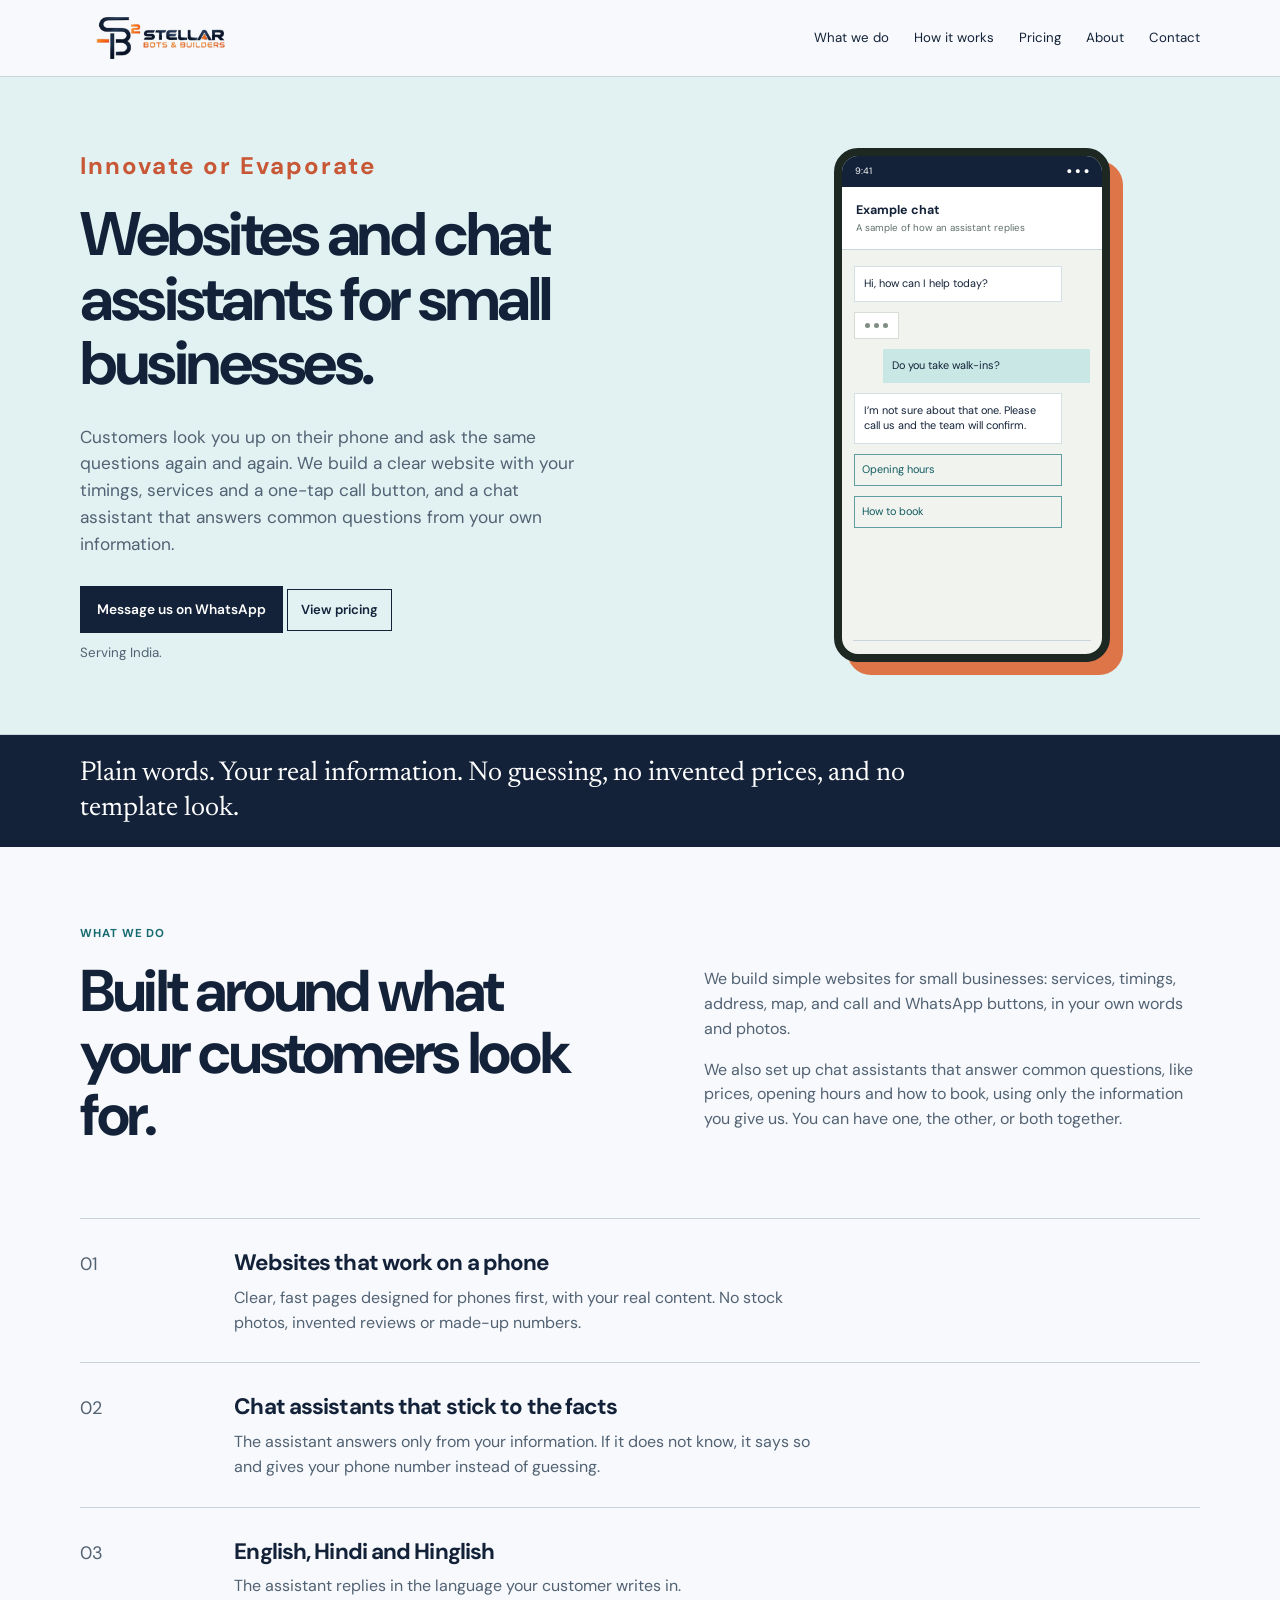
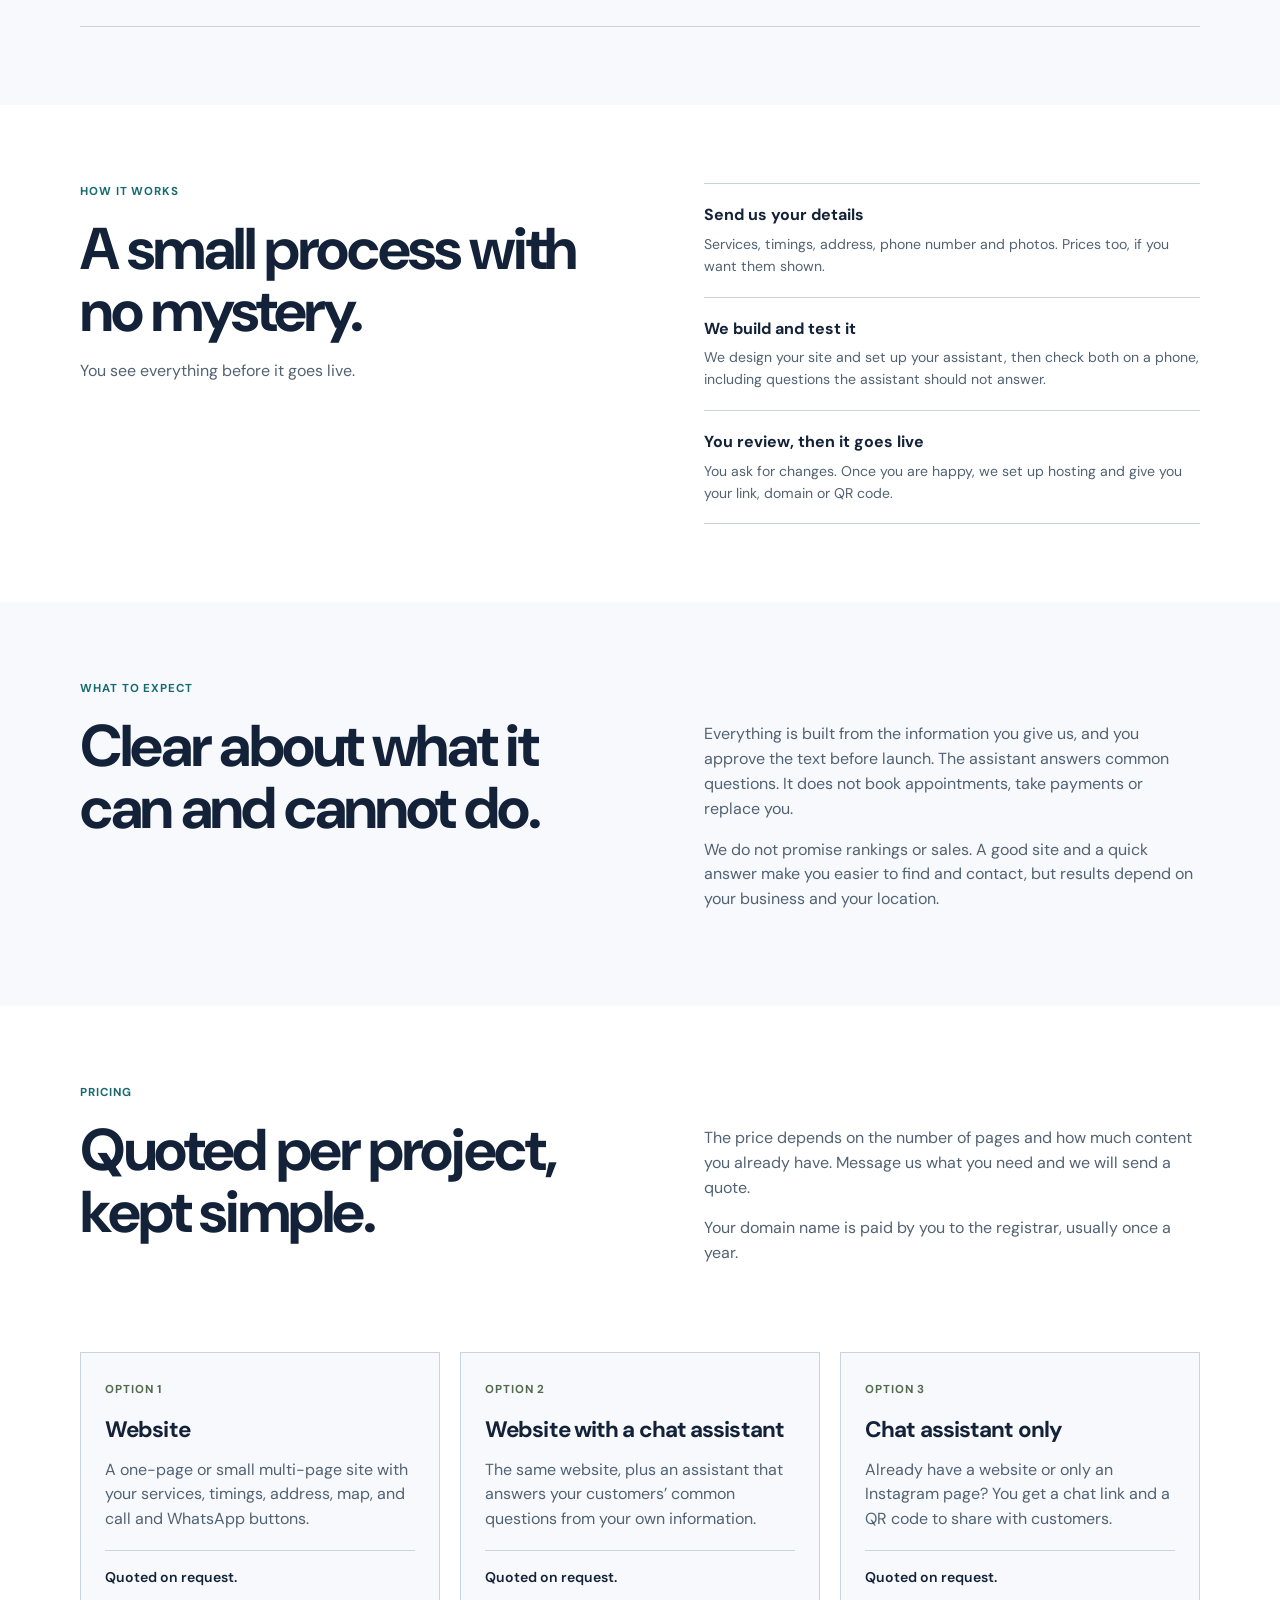
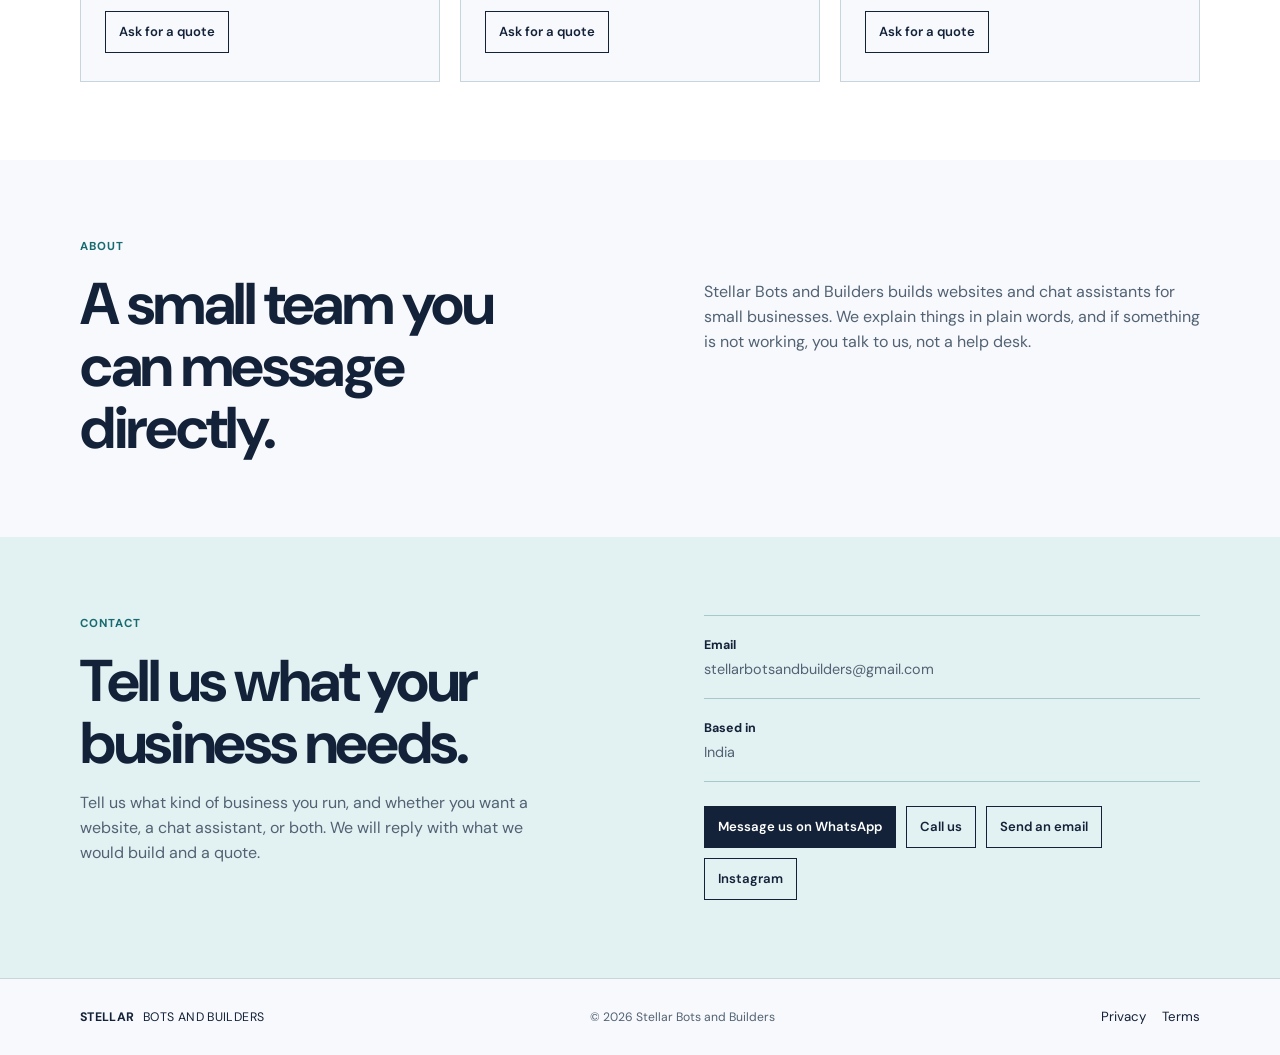
<file: index.html>
<!doctype html>
<html lang="en">
  <head>
    <meta charset="utf-8">
    <meta name="viewport" content="width=device-width, initial-scale=1">
   <meta name="description" content="Stellar Bots and Builders builds simple websites for small businesses, and chat assistants that answer customer questions from the business's own information.">
    <title>Stellar Bots and Builders</title>
    <link rel="stylesheet" href="styles.css">
    <link rel="icon" type="image/png" sizes="48x48" href="favicon.png">
    <link rel="apple-touch-icon" href="favicon.png">
  </head>

  <body>
    <a class="skip-link" href="#main">Skip to content</a>

    <header>
      <div class="wrap header-row">
        <a class="logo-link" href="#top" aria-label="Stellar Bots and Builders home">
          <img src="logo.png" alt="Stellar Bots and Builders">
        </a>

        <button class="menu-button" type="button" aria-expanded="false" aria-controls="site-nav">
          Menu
        </button>

        <nav id="site-nav" aria-label="Main navigation">
          <a href="#work">What we do</a>
          <a href="#process">How it works</a>
          <a href="#pricing">Pricing</a>
          <a href="#about">About</a>
          <a href="#contact">Contact</a>
        </nav>
      </div>
    </header>

    <main id="main">
  <section class="hero" id="top">
    <div class="wrap hero-grid">
      <div>
        <p class="tagline" style="font-size: 150%;">Innovate or Evaporate</p>

        <h1>Websites and chat assistants for small businesses.</h1>

        <p class="intro">
          Customers look you up on their phone and ask the same questions
          again and again. We build a clear website with your timings,
          services and a one-tap call button, and a chat assistant that
          answers common questions from your own information.
        </p>

        <div class="hero-actions">
          <a class="button js-wa" href="#contact">Message us on WhatsApp</a>
          <a class="btn" href="#pricing">View pricing</a>
        </div>
        <p class="small-note" style="font-size: smaller;">Serving <span data-area>India</span>.</p>
      </div>

      <div class="phone-demo">
        <div class="phone-bar">
          <span>9:41</span>
          <span>● ● ●</span>
        </div>

        <div class="chat-title">
          <b>Example chat</b>
          <small>A sample of how an assistant replies</small>
        </div>

        <div class="messages live-chat">
          <p class="bot live-message message-one">
            Hi, how can I help today?
          </p>

          <div class="typing-indicator">
            <span></span>
            <span></span>
            <span></span>
          </div>

          <p class="visitor live-message message-two">
            Do you take walk-ins?
          </p>

          <p class="bot live-message message-three">
            I’m not sure about that one. Please call us and the team will
            confirm.
          </p>

          <p class="choice live-message message-four">
            Opening hours
          </p>

          <p class="choice live-message message-four">
            How to book
          </p>
        </div>

        <div class="chat-input">Write a message</div>
      </div>
    </div>
  </section>

  <section class="statement">
    <div class="wrap">
      <p>
        Plain words. Your real information. No guessing, no invented prices,
        and no template look.
      </p>
    </div>
  </section>

  <section class="work section" id="work">
    <div class="wrap split-heading">
      <div>
        <p class="label">WHAT WE DO</p>
        <h2>Built around what your customers look for.</h2>
      </div>

      <div>
        <p>
          We build simple websites for small businesses: services, timings,
          address, map, and call and WhatsApp buttons, in your own words and
          photos.
        </p>
        <p>
          We also set up chat assistants that answer common questions, like
          prices, opening hours and how to book, using only the information
          you give us. You can have one, the other, or both together.
        </p>
      </div>
    </div>

    <div class="wrap work-list">
      <article>
        <p style="font-size: large;">01</p>
        <div>
          <h3>Websites that work on a phone</h3>
          <p>
            Clear, fast pages designed for phones first, with your real
            content. No stock photos, invented reviews or made-up numbers.
          </p>
        </div>
      </article>

      <article>
        <p style="font-size: large;">02</p>
        <div>
          <h3>Chat assistants that stick to the facts</h3>
          <p>
            The assistant answers only from your information. If it does not
            know, it says so and gives your phone number instead of guessing.
          </p>
        </div>
      </article>

      <article>
        <p style="font-size: large;">03</p>
        <div>
          <h3>English, Hindi and Hinglish</h3>
          <p>
            The assistant replies in the language your customer writes in.
          </p>
        </div>
      </article>
    </div>
  </section>

  <section class="process section" id="process">
    <div class="wrap process-layout">
      <div class="process-intro">
        <p class="label">HOW IT WORKS</p>
        <h2>A small process with no mystery.</h2>
        <p>
          You see everything before it goes live.
        </p>
      </div>

      <ol>
        <li>
          <b>Send us your details</b>
          <span>
            Services, timings, address, phone number and photos. Prices too, if
            you want them shown.
          </span>
        </li>

        <li>
          <b>We build and test it</b>
          <span>
            We design your site and set up your assistant, then check both on a
            phone, including questions the assistant should not answer.
          </span>
        </li>

        <li>
          <b>You review, then it goes live</b>
          <span>
            You ask for changes. Once you are happy, we set up hosting and
            give you your link, domain or QR code.
          </span>
        </li>
      </ol>
    </div>
  </section>

  <section class="section" id="limits">
    <div class="wrap split-heading">
      <div>
        <p class="label">WHAT TO EXPECT</p>
        <h2>Clear about what it can and cannot do.</h2>
      </div>

      <div>
        <p>
          Everything is built from the information you give us, and you
          approve the text before launch. The assistant answers common
          questions. It does not book appointments, take payments or replace
          you.
        </p>
        <p>
          We do not promise rankings or sales. A good site and a quick answer
          make you easier to find and contact, but results depend on your
          business and your location.
        </p>
      </div>
    </div>
  </section>

  <section class="process section" id="pricing">
    <div class="wrap split-heading">
      <div>
        <p class="label">PRICING</p>
        <h2>Quoted per project, kept simple.</h2>
      </div>

      <div>
        <p>
          The price depends on the number of pages and how much content you
          already have. Message us what you need and we will send a quote.
        </p>
        <p>
          Your domain name is paid by you to the registrar, usually once a
          year.
        </p>
      </div>
    </div>

    <div class="wrap plans">
      <article class="plan">
        <p class="label">OPTION 1</p>
        <h3>Website</h3>
        <p>
          A one-page or small multi-page site with your services, timings,
          address, map, and call and WhatsApp buttons.
        </p>
        <p class="plan-price">Quoted on request.</p>
        <a class="btn" href="#contact">Ask for a quote</a>
      </article>

      <article class="plan">
        <p class="label">OPTION 2</p>
        <h3>Website with a chat assistant</h3>
        <p>
          The same website, plus an assistant that answers your customers’
          common questions from your own information.
        </p>
        <p class="plan-price">Quoted on request.</p>
        <a class="btn" href="#contact">Ask for a quote</a>
      </article>

      <article class="plan">
        <p class="label">OPTION 3</p>
        <h3>Chat assistant only</h3>
        <p>
          Already have a website or only an Instagram page? You get a chat link
          and a QR code to share with customers.
        </p>
        <p class="plan-price">Quoted on request.</p>
        <a class="btn" href="#contact">Ask for a quote</a>
      </article>
    </div>
  </section>

  <section class="section" id="about">
    <div class="wrap split-heading">
      <div>
        <p class="label">ABOUT</p>
        <h2>A small team you can message directly.</h2>
      </div>

      <div>
        <p>
          Stellar Bots and Builders builds websites and chat assistants for
          small businesses. We explain things in plain words, and if
          something is not working, you talk to us, not a help desk.
        </p>
      </div>
    </div>
  </section>

  <section class="contact section" id="contact">
    <div class="wrap contact-layout">
      <div>
        <p class="label">CONTACT</p>
        <h2>Tell us what your business needs.</h2>
        <p>
          Tell us what kind of business you run, and whether you want a
          website, a chat assistant, or both. We will reply with what we would
          build and a quote.
        </p>
      </div>

      <div class="contact-details">
        <p>
          <b>Email</b><br>
          <span data-fill="email">stellarbotsandbuilders@gmail.com</span>
        </p>

        <p>
          <b>Based in</b><br>
          <span data-area>India</span>
        </p>

        <ul class="contact-list" id="contact-list"></ul>
      </div>
    </div>
  </section>
</main>
    <footer>
      <div class="wrap footer-row">
        <a class="wordmark" href="#top">STELLAR <span>BOTS AND BUILDERS</span></a>
        <p>© <span data-year></span> Stellar Bots and Builders</p>

        <div>
          <a href="privacy.html">Privacy</a>
          <a href="terms.html">Terms</a>
        </div>
      </div>
    </footer>

    <script src="script.js"></script>
  </body>
</html>
</file>
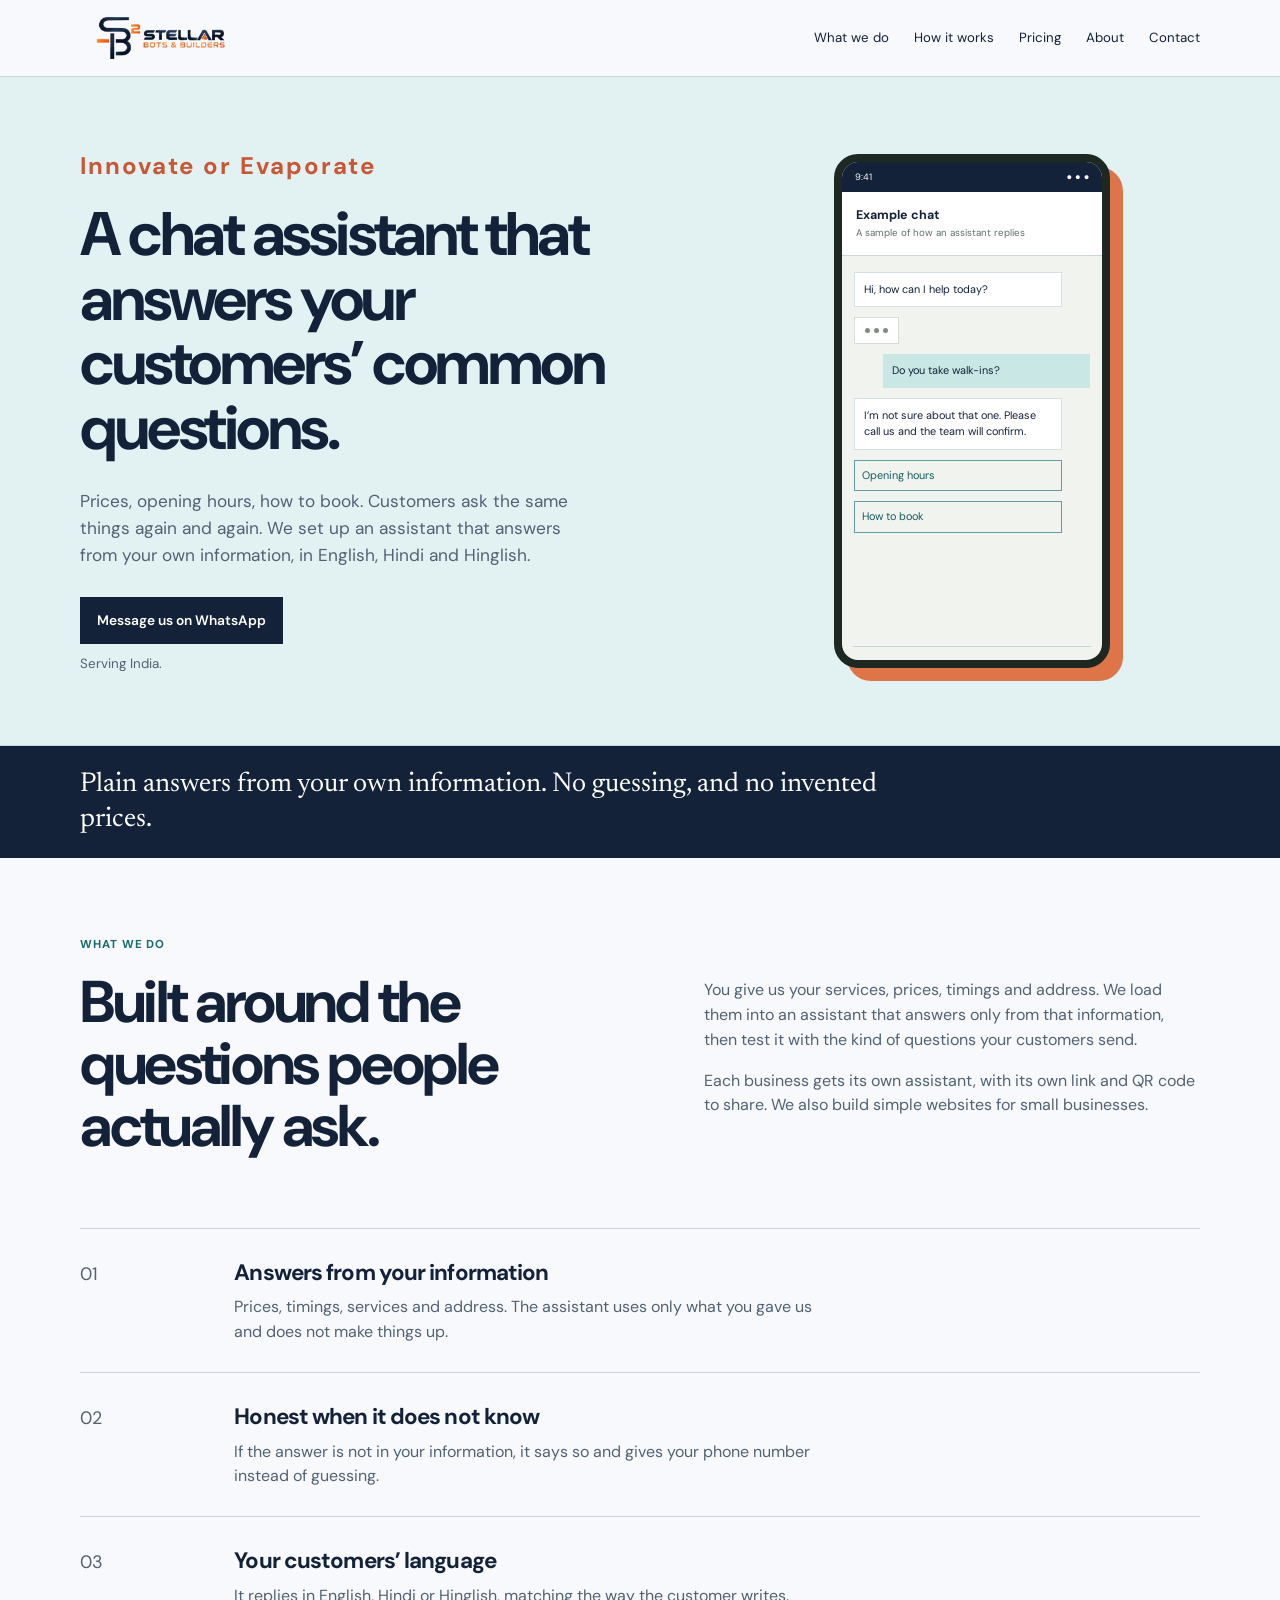
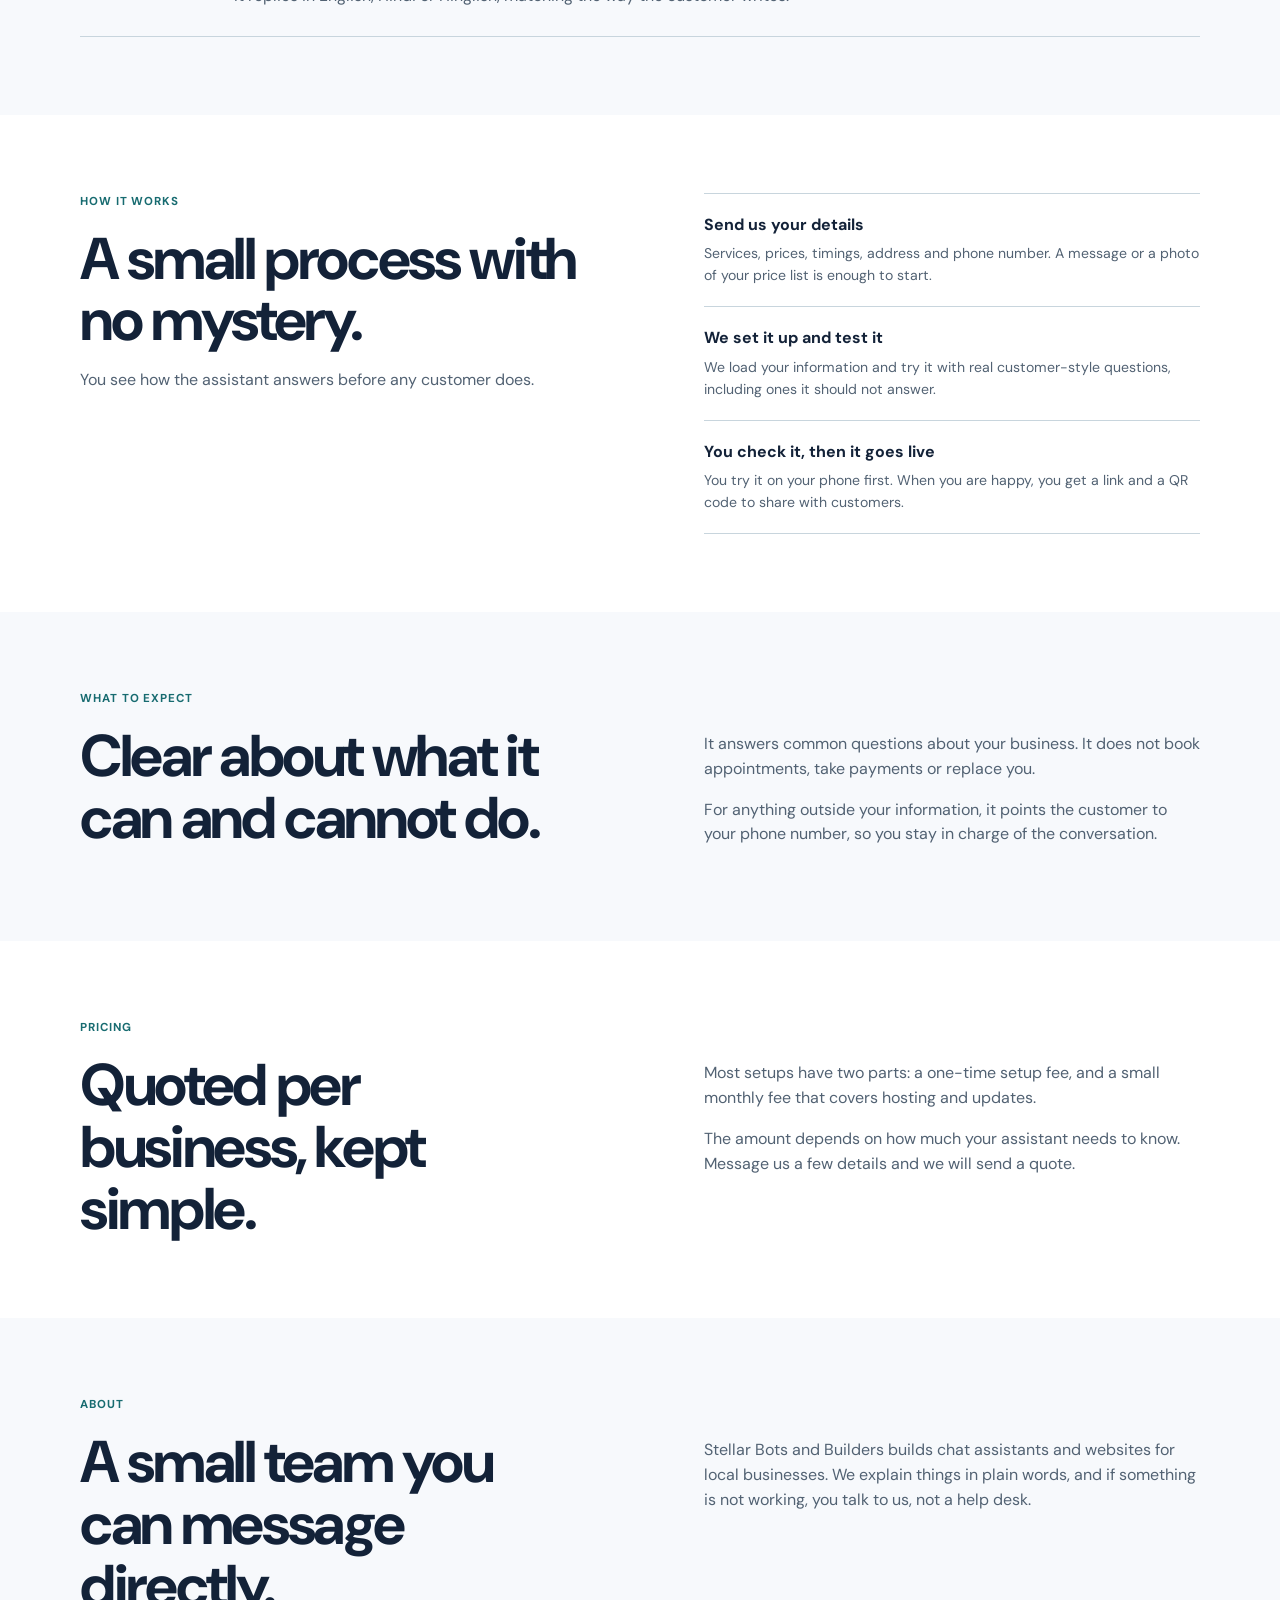
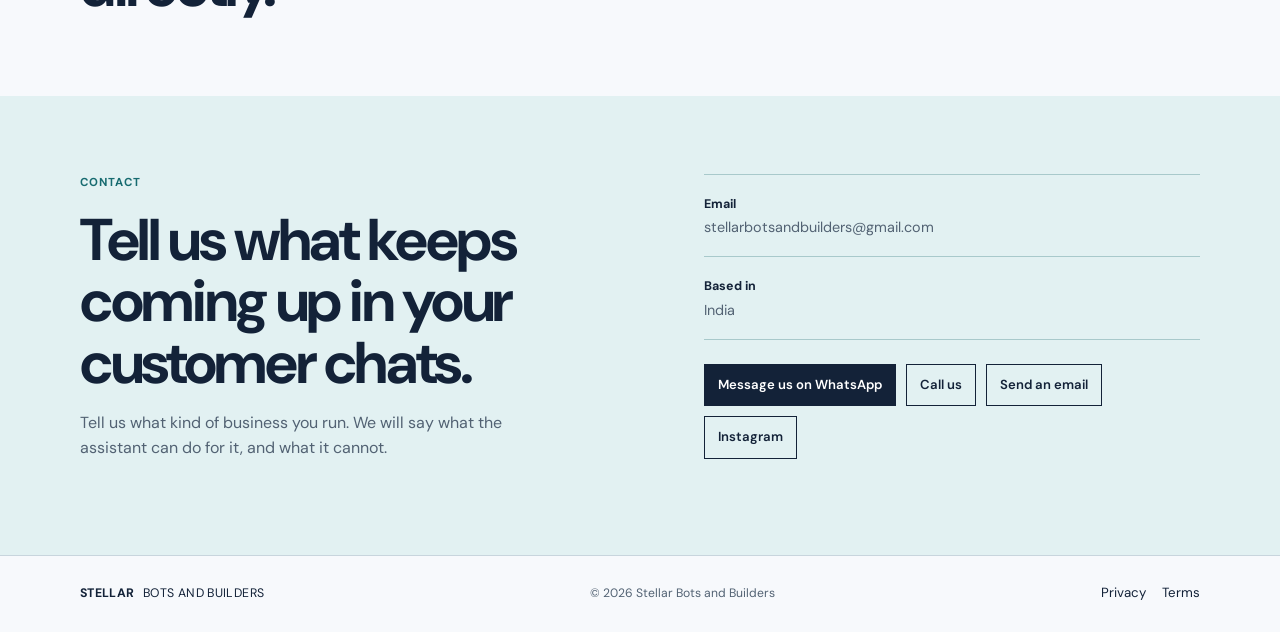
<file: index_1.html>
<!doctype html>
<html lang="en">
  <head>
    <meta charset="utf-8">
    <meta name="viewport" content="width=device-width, initial-scale=1">
    <meta name="description" content="Stellar Bots and Builders sets up chat assistants for local businesses. They answer customer questions from the business's own information, in English, Hindi and Hinglish.">
    <title>Stellar Bots and Builders</title>
    <link rel="stylesheet" href="styles.css">
    <link rel="icon" type="image/png" sizes="48x48" href="favicon.png">
    <link rel="apple-touch-icon" href="favicon.png">
  </head>

  <body>
    <a class="skip-link" href="#main">Skip to content</a>

    <header>
      <div class="wrap header-row">
        <a class="logo-link" href="#top" aria-label="Stellar Bots and Builders home">
          <img src="logo.png" alt="Stellar Bots and Builders">
        </a>

        <button class="menu-button" type="button" aria-expanded="false" aria-controls="site-nav">
          Menu
        </button>

        <nav id="site-nav" aria-label="Main navigation">
          <a href="#work">What we do</a>
          <a href="#process">How it works</a>
          <a href="#pricing">Pricing</a>
          <a href="#about">About</a>
          <a href="#contact">Contact</a>
        </nav>
      </div>
    </header>

    <main id="main">
      <section class="hero" id="top">
        <div class="wrap hero-grid">
          <div>
            <p class="tagline" style="font-size: 150%;">Innovate or Evaporate</p>

            <h1>A chat assistant that answers your customers’ common questions.</h1>

            <p class="intro">
              Prices, opening hours, how to book. Customers ask the same things
              again and again. We set up an assistant that answers from your own
              information, in English, Hindi and Hinglish.
            </p>

            <a class="button js-wa" href="#contact">Message us on WhatsApp</a>
            <p class="small-note" style="font-size: smaller;">Serving <span data-area>India</span>.</p>
          </div>

          <div class="phone-demo">
            <div class="phone-bar">
              <span>9:41</span>
              <span>● ● ●</span>
            </div>

            <div class="chat-title">
              <b>Example chat</b>
              <small>A sample of how an assistant replies</small>
            </div>

            <div class="messages live-chat">
              <p class="bot live-message message-one">
                Hi, how can I help today?
              </p>

              <div class="typing-indicator">
                <span></span>
                <span></span>
                <span></span>
              </div>

              <p class="visitor live-message message-two">
                Do you take walk-ins?
              </p>

              <p class="bot live-message message-three">
                I’m not sure about that one. Please call us and the team will
                confirm.
              </p>

              <p class="choice live-message message-four">
                Opening hours
              </p>

              <p class="choice live-message message-four">
                How to book
              </p>
            </div>

            <div class="chat-input">Write a message</div>
          </div>
        </div>
      </section>

      <section class="statement">
        <div class="wrap">
          <p>
            Plain answers from your own information. No guessing, and no
            invented prices.
          </p>
        </div>
      </section>

      <section class="work section" id="work">
        <div class="wrap split-heading">
          <div>
            <p class="label">WHAT WE DO</p>
            <h2>Built around the questions people actually ask.</h2>
          </div>

          <div>
            <p>
              You give us your services, prices, timings and address. We load
              them into an assistant that answers only from that information,
              then test it with the kind of questions your customers send.
            </p>
            <p>
              Each business gets its own assistant, with its own link and QR
              code to share. We also build simple websites for small
              businesses.
            </p>
          </div>
        </div>

        <div class="wrap work-list">
          <article>
            <p style="font-size: large;">01</p>
            <div>
              <h3>Answers from your information</h3>
              <p>
                Prices, timings, services and address. The assistant uses only
                what you gave us and does not make things up.
              </p>
            </div>
          </article>

          <article>
            <p style="font-size: large;">02</p>
            <div>
              <h3>Honest when it does not know</h3>
              <p>
                If the answer is not in your information, it says so and gives
                your phone number instead of guessing.
              </p>
            </div>
          </article>

          <article>
            <p style="font-size: large;">03</p>
            <div>
              <h3>Your customers’ language</h3>
              <p>
                It replies in English, Hindi or Hinglish, matching the way the
                customer writes.
              </p>
            </div>
          </article>
        </div>
      </section>

      <section class="process section" id="process">
        <div class="wrap process-layout">
          <div class="process-intro">
            <p class="label">HOW IT WORKS</p>
            <h2>A small process with no mystery.</h2>
            <p>
              You see how the assistant answers before any customer does.
            </p>
          </div>

          <ol>
            <li>
              <b>Send us your details</b>
              <span>
                Services, prices, timings, address and phone number. A message
                or a photo of your price list is enough to start.
              </span>
            </li>

            <li>
              <b>We set it up and test it</b>
              <span>
                We load your information and try it with real customer-style
                questions, including ones it should not answer.
              </span>
            </li>

            <li>
              <b>You check it, then it goes live</b>
              <span>
                You try it on your phone first. When you are happy, you get a
                link and a QR code to share with customers.
              </span>
            </li>
          </ol>
        </div>
      </section>

      <section class="section" id="limits">
        <div class="wrap split-heading">
          <div>
            <p class="label">WHAT TO EXPECT</p>
            <h2>Clear about what it can and cannot do.</h2>
          </div>

          <div>
            <p>
              It answers common questions about your business. It does not
              book appointments, take payments or replace you.
            </p>
            <p>
              For anything outside your information, it points the customer to
              your phone number, so you stay in charge of the conversation.
            </p>
          </div>
        </div>
      </section>

      <section class="process section" id="pricing">
        <div class="wrap split-heading">
          <div>
            <p class="label">PRICING</p>
            <h2>Quoted per business, kept simple.</h2>
          </div>

          <div>
            <p>
              Most setups have two parts: a one-time setup fee, and a small
              monthly fee that covers hosting and updates.
            </p>
            <p>
              The amount depends on how much your assistant needs to know.
              Message us a few details and we will send a quote.
            </p>
          </div>
        </div>
      </section>

      <section class="section" id="about">
        <div class="wrap split-heading">
          <div>
            <p class="label">ABOUT</p>
            <h2>A small team you can message directly.</h2>
          </div>

          <div>
            <p>
              Stellar Bots and Builders builds chat assistants and websites for
              local businesses. We explain things in plain words, and if
              something is not working, you talk to us, not a help desk.
            </p>
          </div>
        </div>
      </section>

      <section class="contact section" id="contact">
        <div class="wrap contact-layout">
          <div>
            <p class="label">CONTACT</p>
            <h2>Tell us what keeps coming up in your customer chats.</h2>
            <p>
              Tell us what kind of business you run. We will say what the
              assistant can do for it, and what it cannot.
            </p>
          </div>

          <div class="contact-details">
            <p>
              <b>Email</b><br>
              <span data-fill="email">stellarbotsandbuilders@gmail.com</span>
            </p>

            <p>
              <b>Based in</b><br>
              <span data-area>India</span>
            </p>

            <ul class="contact-list" id="contact-list"></ul>
          </div>
        </div>
      </section>
    </main>

    <footer>
      <div class="wrap footer-row">
        <a class="wordmark" href="#top">STELLAR <span>BOTS AND BUILDERS</span></a>
        <p>© <span data-year></span> Stellar Bots and Builders</p>

        <div>
          <a href="privacy.html">Privacy</a>
          <a href="terms.html">Terms</a>
        </div>
      </div>
    </footer>

    <script src="script.js"></script>
  </body>
</html>
</file>
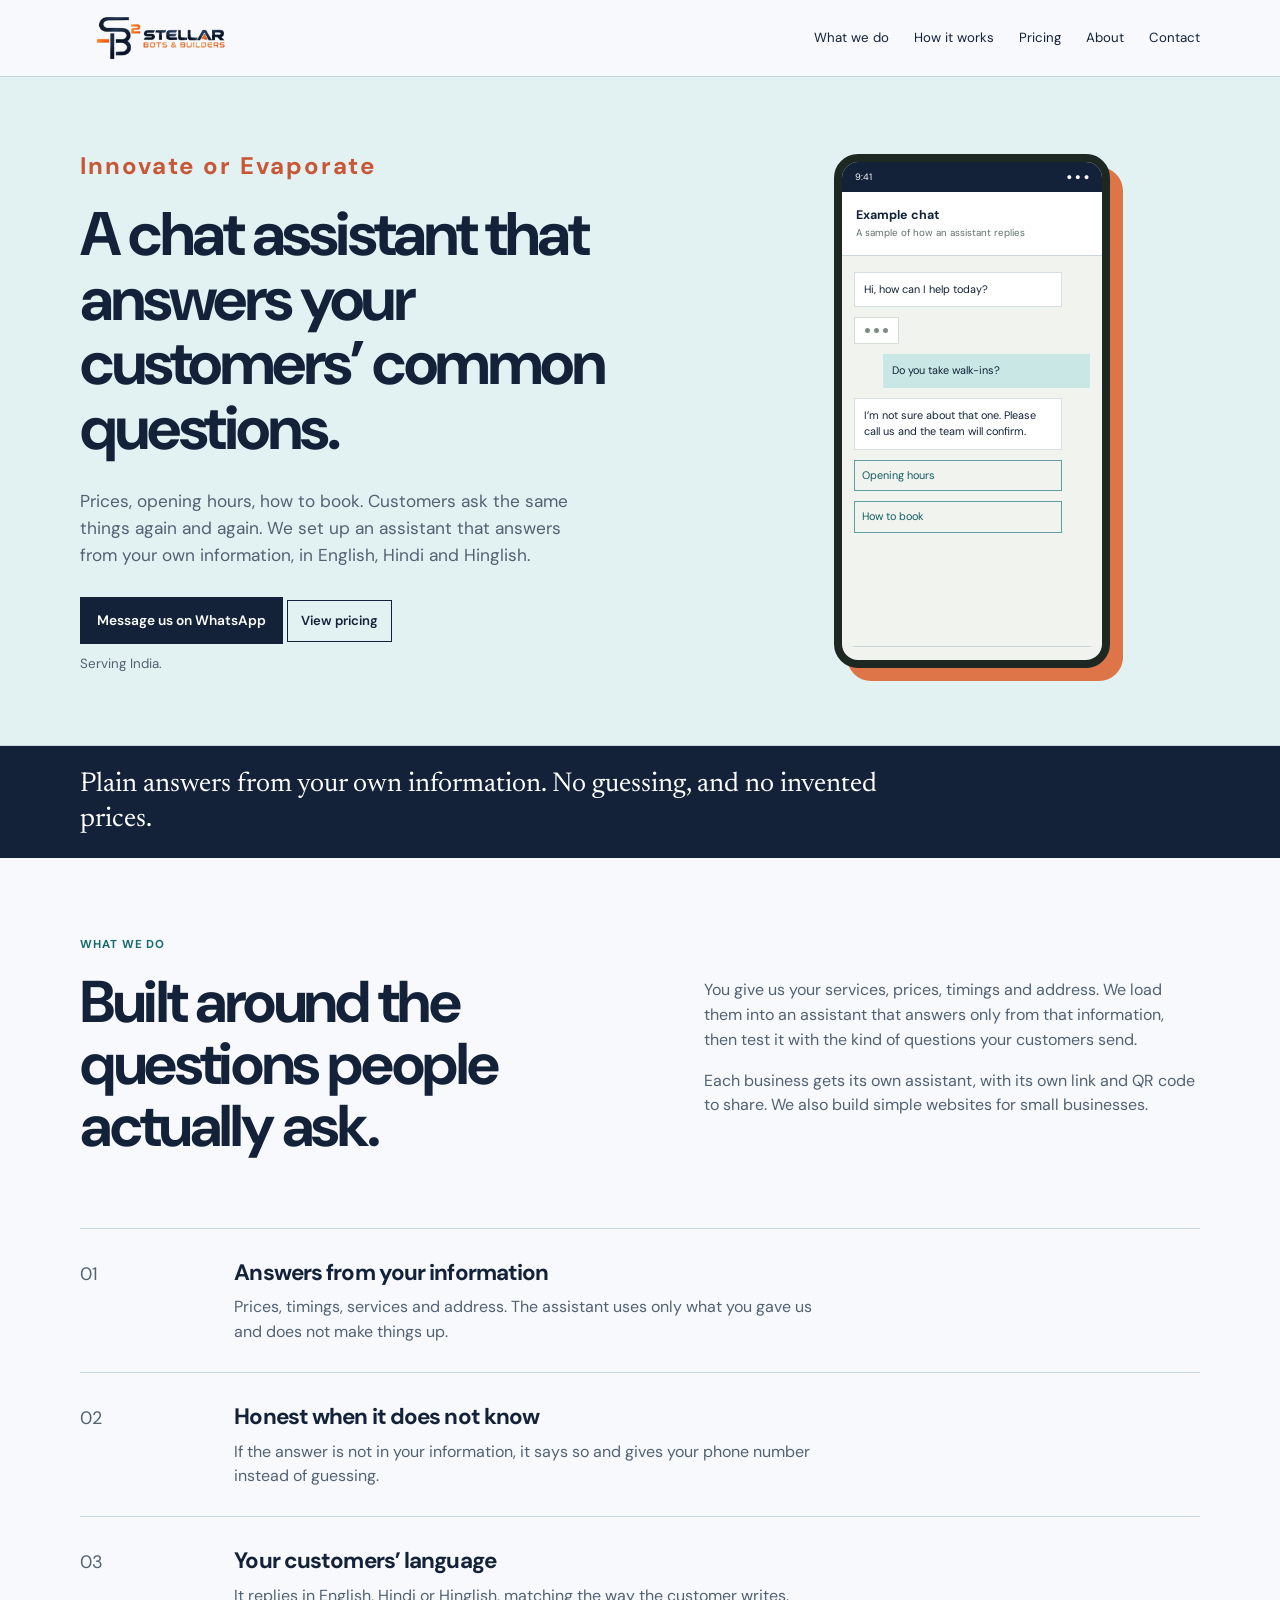
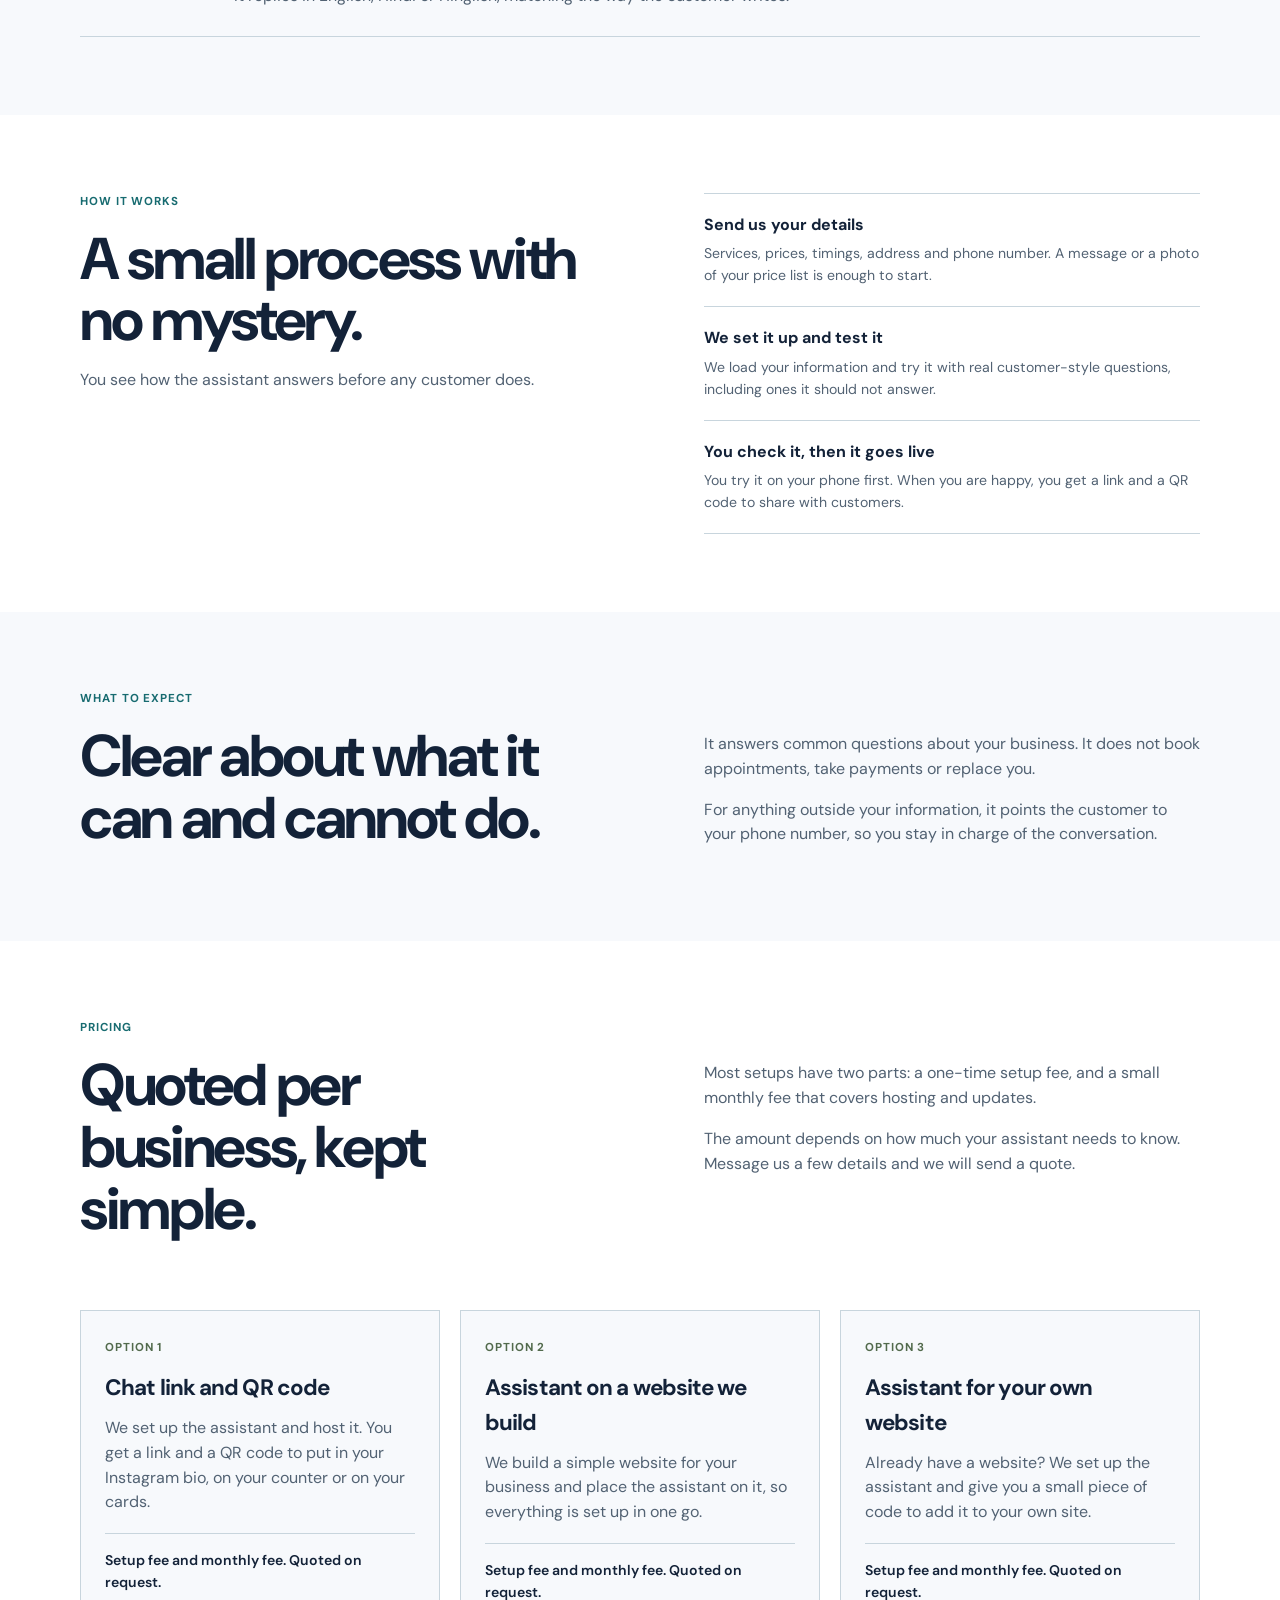
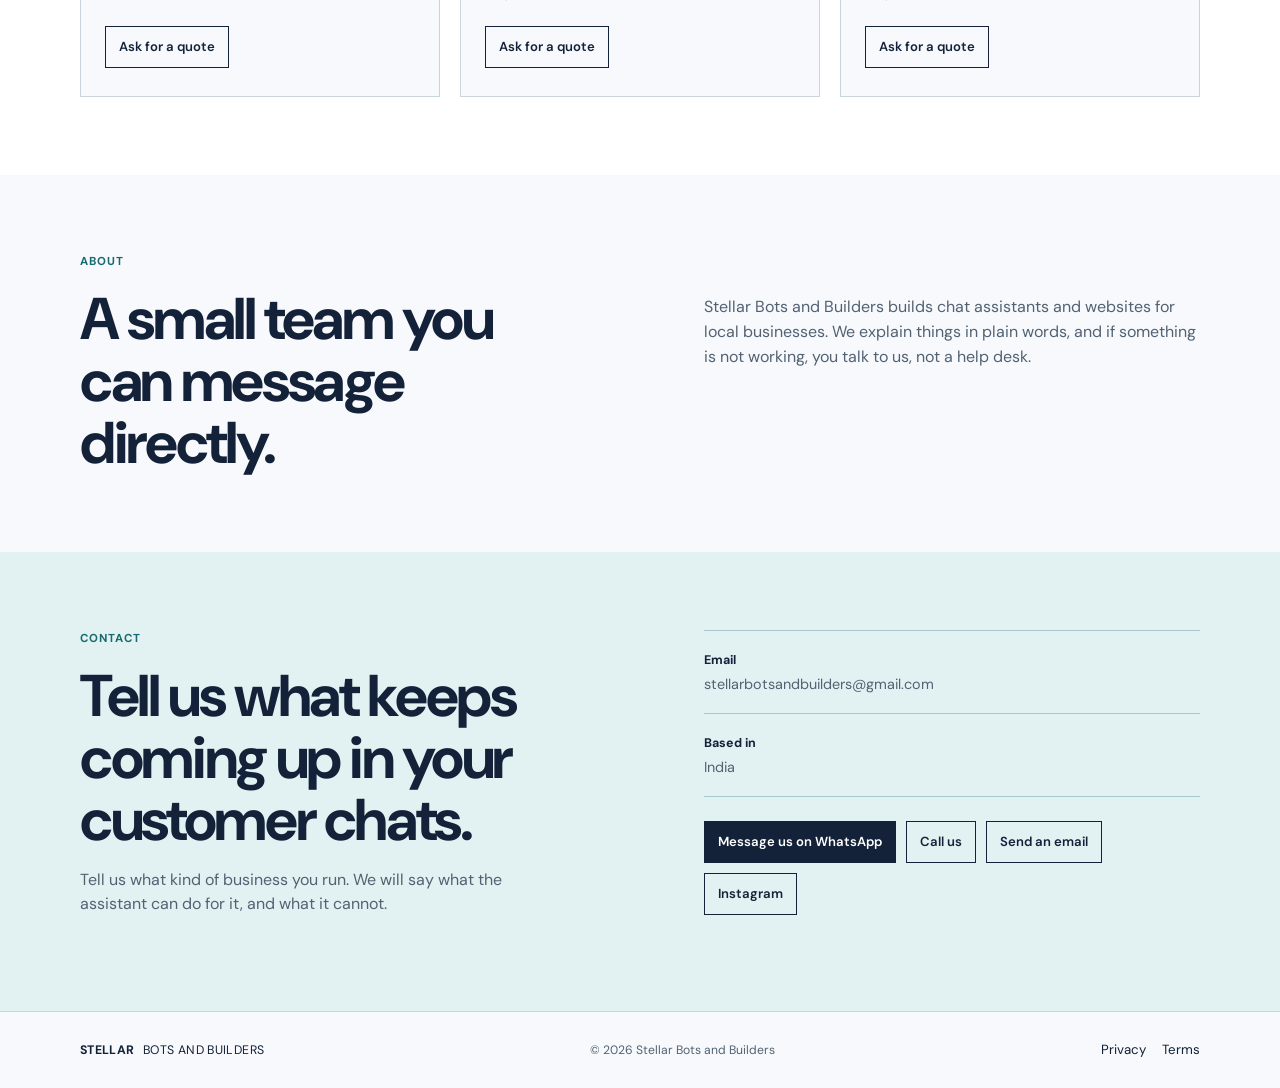
<file: index_2.html>
<!doctype html>
<html lang="en">
  <head>
    <meta charset="utf-8">
    <meta name="viewport" content="width=device-width, initial-scale=1">
    <meta name="description" content="Stellar Bots and Builders sets up chat assistants for local businesses. They answer customer questions from the business's own information, in English, Hindi and Hinglish.">
    <title>Stellar Bots and Builders</title>
    <link rel="stylesheet" href="styles.css">
    <link rel="icon" type="image/png" sizes="48x48" href="favicon.png">
    <link rel="apple-touch-icon" href="favicon.png">
  </head>

  <body>
    <a class="skip-link" href="#main">Skip to content</a>

    <header>
      <div class="wrap header-row">
        <a class="logo-link" href="#top" aria-label="Stellar Bots and Builders home">
          <img src="logo.png" alt="Stellar Bots and Builders">
        </a>

        <button class="menu-button" type="button" aria-expanded="false" aria-controls="site-nav">
          Menu
        </button>

        <nav id="site-nav" aria-label="Main navigation">
          <a href="#work">What we do</a>
          <a href="#process">How it works</a>
          <a href="#pricing">Pricing</a>
          <a href="#about">About</a>
          <a href="#contact">Contact</a>
        </nav>
      </div>
    </header>

    <main id="main">
      <section class="hero" id="top">
        <div class="wrap hero-grid">
          <div>
            <p class="tagline" style="font-size: 150%;">Innovate or Evaporate</p>

            <h1>A chat assistant that answers your customers’ common questions.</h1>

            <p class="intro">
              Prices, opening hours, how to book. Customers ask the same things
              again and again. We set up an assistant that answers from your own
              information, in English, Hindi and Hinglish.
            </p>

            <div class="hero-actions">
              <a class="button js-wa" href="#contact">Message us on WhatsApp</a>
              <a class="btn" href="#pricing">View pricing</a>
            </div>
            <p class="small-note" style="font-size: smaller;">Serving <span data-area>India</span>.</p>
          </div>

          <div class="phone-demo">
            <div class="phone-bar">
              <span>9:41</span>
              <span>● ● ●</span>
            </div>

            <div class="chat-title">
              <b>Example chat</b>
              <small>A sample of how an assistant replies</small>
            </div>

            <div class="messages live-chat">
              <p class="bot live-message message-one">
                Hi, how can I help today?
              </p>

              <div class="typing-indicator">
                <span></span>
                <span></span>
                <span></span>
              </div>

              <p class="visitor live-message message-two">
                Do you take walk-ins?
              </p>

              <p class="bot live-message message-three">
                I’m not sure about that one. Please call us and the team will
                confirm.
              </p>

              <p class="choice live-message message-four">
                Opening hours
              </p>

              <p class="choice live-message message-four">
                How to book
              </p>
            </div>

            <div class="chat-input">Write a message</div>
          </div>
        </div>
      </section>

      <section class="statement">
        <div class="wrap">
          <p>
            Plain answers from your own information. No guessing, and no
            invented prices.
          </p>
        </div>
      </section>

      <section class="work section" id="work">
        <div class="wrap split-heading">
          <div>
            <p class="label">WHAT WE DO</p>
            <h2>Built around the questions people actually ask.</h2>
          </div>

          <div>
            <p>
              You give us your services, prices, timings and address. We load
              them into an assistant that answers only from that information,
              then test it with the kind of questions your customers send.
            </p>
            <p>
              Each business gets its own assistant, with its own link and QR
              code to share. We also build simple websites for small
              businesses.
            </p>
          </div>
        </div>

        <div class="wrap work-list">
          <article>
            <p style="font-size: large;">01</p>
            <div>
              <h3>Answers from your information</h3>
              <p>
                Prices, timings, services and address. The assistant uses only
                what you gave us and does not make things up.
              </p>
            </div>
          </article>

          <article>
            <p style="font-size: large;">02</p>
            <div>
              <h3>Honest when it does not know</h3>
              <p>
                If the answer is not in your information, it says so and gives
                your phone number instead of guessing.
              </p>
            </div>
          </article>

          <article>
            <p style="font-size: large;">03</p>
            <div>
              <h3>Your customers’ language</h3>
              <p>
                It replies in English, Hindi or Hinglish, matching the way the
                customer writes.
              </p>
            </div>
          </article>
        </div>
      </section>

      <section class="process section" id="process">
        <div class="wrap process-layout">
          <div class="process-intro">
            <p class="label">HOW IT WORKS</p>
            <h2>A small process with no mystery.</h2>
            <p>
              You see how the assistant answers before any customer does.
            </p>
          </div>

          <ol>
            <li>
              <b>Send us your details</b>
              <span>
                Services, prices, timings, address and phone number. A message
                or a photo of your price list is enough to start.
              </span>
            </li>

            <li>
              <b>We set it up and test it</b>
              <span>
                We load your information and try it with real customer-style
                questions, including ones it should not answer.
              </span>
            </li>

            <li>
              <b>You check it, then it goes live</b>
              <span>
                You try it on your phone first. When you are happy, you get a
                link and a QR code to share with customers.
              </span>
            </li>
          </ol>
        </div>
      </section>

      <section class="section" id="limits">
        <div class="wrap split-heading">
          <div>
            <p class="label">WHAT TO EXPECT</p>
            <h2>Clear about what it can and cannot do.</h2>
          </div>

          <div>
            <p>
              It answers common questions about your business. It does not
              book appointments, take payments or replace you.
            </p>
            <p>
              For anything outside your information, it points the customer to
              your phone number, so you stay in charge of the conversation.
            </p>
          </div>
        </div>
      </section>

      <section class="process section" id="pricing">
        <div class="wrap split-heading">
          <div>
            <p class="label">PRICING</p>
            <h2>Quoted per business, kept simple.</h2>
          </div>

          <div>
            <p>
              Most setups have two parts: a one-time setup fee, and a small
              monthly fee that covers hosting and updates.
            </p>
            <p>
              The amount depends on how much your assistant needs to know.
              Message us a few details and we will send a quote.
            </p>
          </div>
        </div>

        <div class="wrap plans">
          <article class="plan">
            <p class="label">OPTION 1</p>
            <h3>Chat link and QR code</h3>
            <p>
              We set up the assistant and host it. You get a link and a QR code
              to put in your Instagram bio, on your counter or on your cards.
            </p>
            <p class="plan-price">Setup fee and monthly fee. Quoted on request.</p>
            <a class="btn" href="#contact">Ask for a quote</a>
          </article>

          <article class="plan">
            <p class="label">OPTION 2</p>
            <h3>Assistant on a website we build</h3>
            <p>
              We build a simple website for your business and place the
              assistant on it, so everything is set up in one go.
            </p>
            <p class="plan-price">Setup fee and monthly fee. Quoted on request.</p>
            <a class="btn" href="#contact">Ask for a quote</a>
          </article>

          <article class="plan">
            <p class="label">OPTION 3</p>
            <h3>Assistant for your own website</h3>
            <p>
              Already have a website? We set up the assistant and give you a
              small piece of code to add it to your own site.
            </p>
            <p class="plan-price">Setup fee and monthly fee. Quoted on request.</p>
            <a class="btn" href="#contact">Ask for a quote</a>
          </article>
        </div>
      </section>

      <section class="section" id="about">
        <div class="wrap split-heading">
          <div>
            <p class="label">ABOUT</p>
            <h2>A small team you can message directly.</h2>
          </div>

          <div>
            <p>
              Stellar Bots and Builders builds chat assistants and websites for
              local businesses. We explain things in plain words, and if
              something is not working, you talk to us, not a help desk.
            </p>
          </div>
        </div>
      </section>

      <section class="contact section" id="contact">
        <div class="wrap contact-layout">
          <div>
            <p class="label">CONTACT</p>
            <h2>Tell us what keeps coming up in your customer chats.</h2>
            <p>
              Tell us what kind of business you run. We will say what the
              assistant can do for it, and what it cannot.
            </p>
          </div>

          <div class="contact-details">
            <p>
              <b>Email</b><br>
              <span data-fill="email">stellarbotsandbuilders@gmail.com</span>
            </p>

            <p>
              <b>Based in</b><br>
              <span data-area>India</span>
            </p>

            <ul class="contact-list" id="contact-list"></ul>
          </div>
        </div>
      </section>
    </main>

    <footer>
      <div class="wrap footer-row">
        <a class="wordmark" href="#top">STELLAR <span>BOTS AND BUILDERS</span></a>
        <p>© <span data-year></span> Stellar Bots and Builders</p>

        <div>
          <a href="privacy.html">Privacy</a>
          <a href="terms.html">Terms</a>
        </div>
      </div>
    </footer>

    <script src="script.js"></script>
  </body>
</html>
</file>
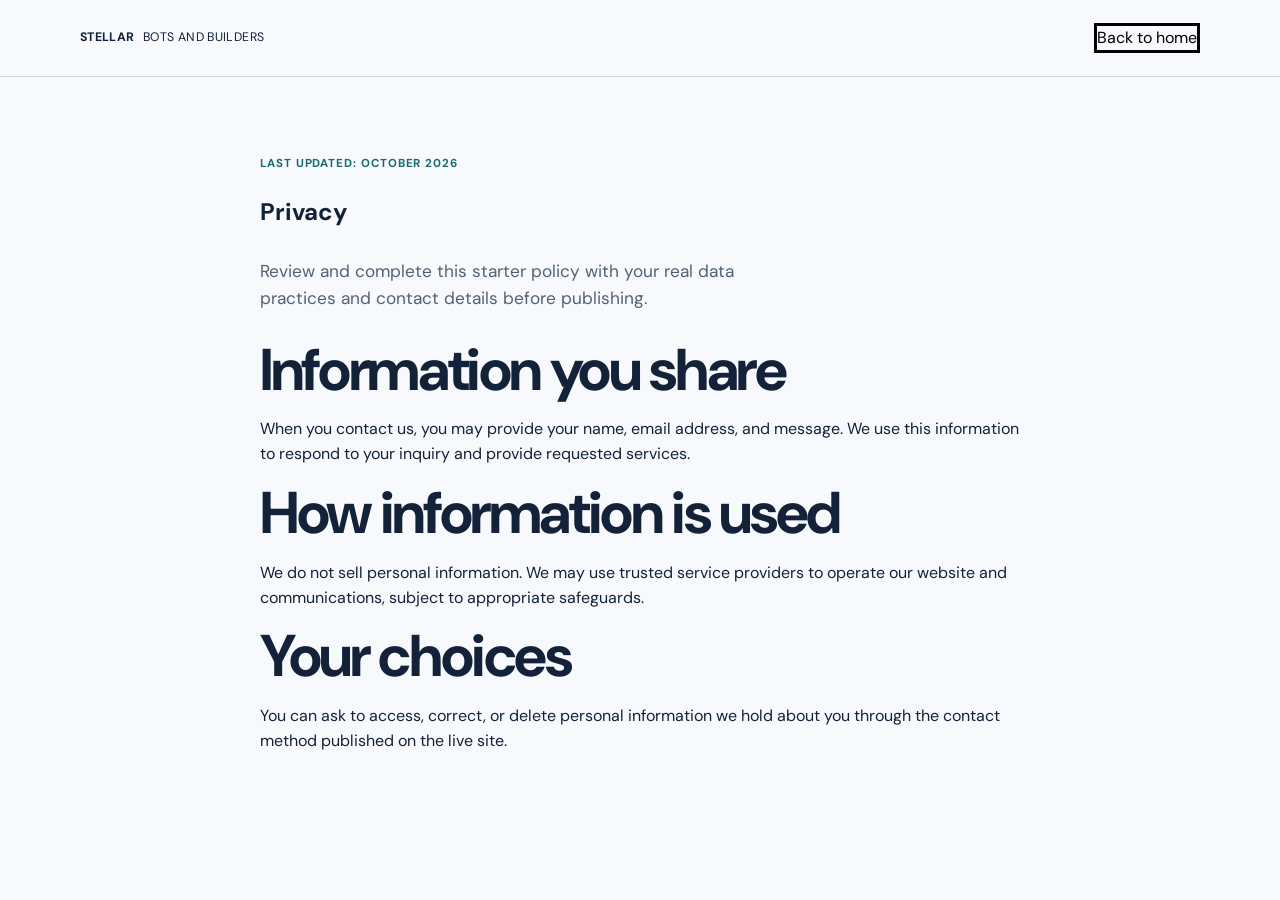
<file: privacy.html>
<!doctype html>
<html lang="en">
  <head>
    <meta charset="utf-8">
    <meta name="viewport" content="width=device-width, initial-scale=1">
    <title>Privacy | Stellar Bots and Builders</title>
    <link rel="stylesheet" href="styles.css">
  </head>

  <body>
    <header>
      <div class="wrap header-row">
        <a class="wordmark" href="index.html">STELLAR <span>BOTS AND BUILDERS</span></a>
        <a href="index.html" class="backtohome" style="text-decoration:none; color: black; height: auto; border: solid;">Back to home</a>
      </div>
    </header>

    <main class="section">
      <article class="wrap" style="max-width: 760px;">
        <p class="label">LAST UPDATED: OCTOBER 2026</p>
        <h1>Privacy</h1>

        <p class="intro">
          Review and complete this starter policy with your real data practices
          and contact details before publishing.
        </p>

        <h2>Information you share</h2>
        <p>
          When you contact us, you may provide your name, email address, and
          message. We use this information to respond to your inquiry and
          provide requested services.
        </p>

        <h2>How information is used</h2>
        <p>
          We do not sell personal information. We may use trusted service
          providers to operate our website and communications, subject to
          appropriate safeguards.
        </p>

        <h2>Your choices</h2>
        <p>
          You can ask to access, correct, or delete personal information we
          hold about you through the contact method published on the live site.
        </p>
      </article>
    </main>

    <script src="script.js"></script>
  </body>
</html>
</file>
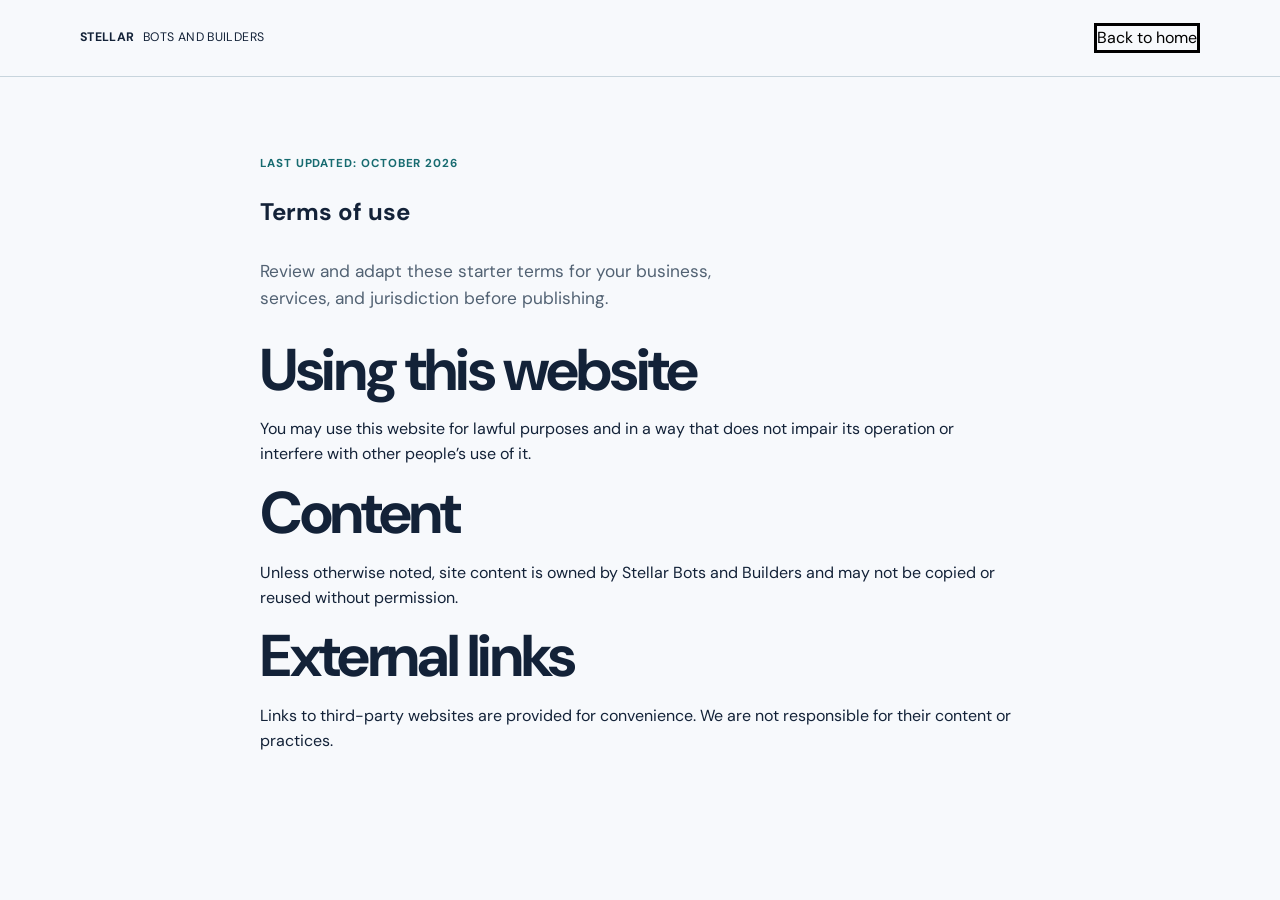
<file: terms.html>
<!doctype html>
<html lang="en">
  <head>
    <meta charset="utf-8">
    <meta name="viewport" content="width=device-width, initial-scale=1">
    <title>Terms | Stellar Bots and Builders</title>
    <link rel="stylesheet" href="styles.css">
  </head>

  <body>
    <header>
      <div class="wrap header-row">
        <a class="wordmark" href="index.html">STELLAR <span>BOTS AND BUILDERS</span></a>
        <a href="index.html" class="backtohome"  style="text-decoration: none; height: auto; border: solid black; color: black; ">Back to home</a>
      </div>
    </header>

    <main class="section">
      <article class="wrap" style="max-width: 760px;">
        <p class="label">LAST UPDATED: OCTOBER 2026</p>
        <h1>Terms of use</h1>

        <p class="intro">
          Review and adapt these starter terms for your business, services, and
          jurisdiction before publishing.
        </p>

        <h2>Using this website</h2>
        <p>
          You may use this website for lawful purposes and in a way that does
          not impair its operation or interfere with other people’s use of it.
        </p>

        <h2>Content</h2>
        <p>
          Unless otherwise noted, site content is owned by Stellar Bots and
          Builders and may not be copied or reused without permission.
        </p>

        <h2>External links</h2>
        <p>
          Links to third-party websites are provided for convenience. We are not
          responsible for their content or practices.
        </p>
      </article>
    </main>

    <script src="script.js"></script>
  </body>
</html>
</file>
<file: styles.css>
@import url("https://fonts.googleapis.com/css2?family=DM+Sans:wght@400;500;600;700&family=Newsreader:opsz,wght@6..72,400;6..72,500&display=swap");

:root {
  --ink: #132238;       /* deep navy */
  --muted: #526273;     /* readable muted text */
  --paper: #f7f9fc;     /* cool off-white */
  --main: #e2f1f2;      /* soft teal */
  --accent: #f26f4c;    /* warm coral */
  --line: #c8d5dd;      /* subtle borders */
  --white: #ffffff;
}

* {
  box-sizing: border-box;
}

html {
  scroll-behavior: smooth;
}

body {
  margin: 0;
  background: var(--paper);
  color: var(--ink);
  font: 400 16px/1.55 "DM Sans", Arial, sans-serif;
}

.wrap {
  width: min(1120px, calc(100% - 48px));
  margin: auto;
}

.skip-link {
  position: absolute;
  left: -999px;
}

.skip-link:focus {
  left: 16px;
  top: 16px;
  z-index: 10;
  padding: 10px;
  color: #fff;
  background: var(--ink);
}

header {
  position: relative;
  z-index: 10;
  background: var(--paper);
  border-bottom: 1px solid var(--line);
}

.header-row,
.footer-row {
  display: flex;
  align-items: center;
  justify-content: space-between;
  gap: 26px;
  min-height: 76px;
}

.wordmark {
  color: var(--ink);
  font-size: 0.77rem;
  font-weight: 700;
  letter-spacing: 0.03em;
  text-decoration: none;
  white-space: nowrap;
}

.wordmark span {
  margin-left: 5px;
  font-weight: 400;
}

nav {
  display: flex;
  gap: 25px;
}

nav a,
footer a {
  color: var(--ink);
  font-size: 0.83rem;
  text-decoration: none;
}

nav a:hover,
footer a:hover {
  text-decoration: underline;
  text-underline-offset: 4px;
}

.menu-button {
  display: none;
}

/* Hero */

.hero {
  background: var(--main);
  border-bottom: 1px solid var(--line);
}

.hero-grid {
  display: grid;
  grid-template-columns: 1.12fr 0.88fr;
  gap: 85px;
  align-items: center;
  padding: 70px 0;
}

.tagline,
.label {
  margin: 0 0 18px;
   color: #176b70;
  font-size: 0.72rem;
  font-weight: 700;
  letter-spacing: 0.08em;
}

.tagline {
  color: #c85736;
}


.hero h1,
.section h2 {
  max-width: 700px;
  margin: 0;
  font-family: "DM Sans", Arial, sans-serif;
  font-weight: 700;
  line-height: 1.05;
  letter-spacing: -0.04em;
}

.hero h1 {
  font-size: clamp(2.5rem, 4.8vw, 4.4rem);
}

.section h2 {
  font-size: clamp(2rem, 3.4vw, 3.1rem);
}

.intro {
  max-width: 510px;
  margin: 28px 0;
  color: var(--muted);
  font-size: 1.08rem;
}

.button {
  display: inline-block;
  padding: 12px 16px;
  color: #fff;
  background: var(--ink);
  border: 1px solid var(--ink);
  font-size: 0.86rem;
  font-weight: 600;
  text-decoration: none;
}

.button:hover {
  color: var(--ink);
  background: transparent;
}

.small-note {
  margin: 10px 0 0;
  color: var(--muted);
  font-size: 0.72rem;
}

/* Phone mock-up */

.phone-demo {
  width: 276px;
  height: 514px;
  margin: auto;
  overflow: hidden;
  background: #f0f3ee;
  border: 8px solid var(--ink);
  border-radius: 24px;
  box-shadow: 13px 13px 0 var(--accent);
}

.phone-bar {
  display: flex;
  justify-content: space-between;
  padding: 8px 13px;
  color: #fff;
  background: var(--ink);
  font-size: 0.58rem;
}

.chat-title {
  padding: 14px;
  background: #fff;
  border-bottom: 1px solid var(--line);
}

.chat-title b,
.chat-title small {
  display: block;
}

.chat-title b {
  font-size: 0.78rem;
}

.chat-title small {
  color: #607169;
  font-size: 0.61rem;
}

.messages {
  padding: 16px 12px;
}

.messages p {
  max-width: 88%;
  margin: 0 0 10px;
  padding: 9px;
  font-size: 0.68rem;
  line-height: 1.45;
}

.bot{
  background: #ffffff;
  border: 1px solid #d4e0e3;
}

.visitor {
  margin-left: auto !important;
  background: #c8e7e5;
}

.messages .choice {
  padding: 7px;
  color: #145d62;
  border: 1px solid #5f9da0;
}

.chat-input {
  margin: 0 11px;
  padding: 11px;
  color: #8a958e;
  border-top: 1px solid var(--line);
  font-size: 0.67rem;
}

/* Sections */

.statement {
  padding: 21px 0;
  color: #fff;
  background: var(--ink);
}

.statement p {
  max-width: 850px;
  margin: 0;
  font: 400 clamp(1.2rem, 2.2vw, 1.7rem) / 1.3 Newsreader, serif;
}

.section {
  padding: 78px 0;
}

.split-heading,
.process-layout,
.demo-layout,
.contact-layout {
  display: grid;
  grid-template-columns: 1fr 1fr;
  gap: 10vw;
}

.section h2 {
  font-size: clamp(2.5rem, 4.6vw, 4.2rem);
}

.split-heading > div:last-child {
  padding-top: 42px;
  color: var(--muted);
}

.split-heading > div:last-child p:first-child {
  margin-top: 0;
}

.work-list {
  margin-top: 70px;
  border-top: 1px solid var(--line);
}

.work-list article {
  display: grid;
  grid-template-columns: 12% 1fr;
  gap: 20px;
  padding: 27px 0;
  border-bottom: 1px solid var(--line);
}

.work-list article > p {
  margin: 5px 0;
  color: var(--muted);
  font-size: 0.72rem;
}

.work-list h3 {
  margin: 0;
  font-size: 1.4rem;
  letter-spacing: -0.04em;
}

.work-list article div p {
  max-width: 590px;
  margin: 5px 0 0;
  color: var(--muted);
}

.process {
  background: var(--white);
}

.process-intro p:last-child,
.demo-layout > div:first-child p:last-child,
.contact-layout > div:first-child p:last-child {
  max-width: 460px;
  color: var(--muted);
}

.process ol {
  margin: 0;
  padding: 0;
  list-style: none;
  border-top: 1px solid var(--line);
}

.process li {
  display: grid;
  gap: 6px;
  padding: 19px 0;
  border-bottom: 1px solid var(--line);
}

.process li b {
  font-size: 1rem;
}

.process li span {
  color: var(--muted);
  font-size: 0.88rem;
}

.demo {
  border-bottom: 1px solid var(--line);
}

.demo-placeholder {
  display: flex;
  flex-direction: column;
  align-items: center;
  justify-content: center;
  min-height: 270px;
  padding: 25px;
  text-align: center;
  background: #ebe8df;
  border: 1px dashed #82937d;
}

.demo-placeholder span {
  font-size: 0.72rem;
  font-weight: 700;
  letter-spacing: 0.08em;
}

.demo-placeholder small {
  margin-top: 8px;
  color: var(--muted);
  font-size: 0.7rem;
}

/* Contact section */

.contact {
  background: var(--main);
}

.contact-details {
  border-top: 1px solid #a8c9cb;
}

.contact-details p {
  margin: 0;
  padding: 16px 0;
  border-bottom: 1px solid #a8c9cb;
}

.contact-details b {
  font-size: 0.78rem;
}

.contact-details span {
  color: var(--muted);
  font-size: 0.9rem;
}

.contact-list {
  display: flex;
  flex-wrap: wrap;
  gap: 10px;
  margin: 24px 0 0;
  padding: 0;
  list-style: none;
}

.btn {
  display: inline-block;
  padding: 10px 13px;
  color: var(--ink);
  border: 1px solid var(--ink);
  font-size: 0.82rem;
  font-weight: 600;
  text-decoration: none;
}

.btn:hover {
  color: #fff;
  background: var(--ink);
}

.btn.primary {
  color: #fff;
  background: var(--ink);
}

.btn.primary:hover {
  color: var(--ink);
  background: transparent;
}

footer {
  background: var(--paper);
  border-top: 1px solid var(--line);
}

footer p {
  margin: 0;
  color: var(--muted);
  font-size: 0.76rem;
}

footer div:last-child {
  display: flex;
  gap: 16px;
}

/* Mobile layout */

@media (max-width: 760px) {
  .wrap {
    width: min(100% - 34px, 620px);
  }

  .header-row {
    min-height: 64px;
  }

  .menu-button {
    display: block;
    padding: 8px 0;
    color: var(--ink);
    background: transparent;
    border: 0;
    font: 600 0.83rem "DM Sans";
  }

    nav {
    display: none;
    position: absolute;
    top: 100%;
    left: 0;
    right: 0;
    z-index: 3;
    flex-direction: column;
    gap: 12px;
    padding: 16px;
    background: var(--white);
    border: 1px solid var(--line);
  }

  nav.open {
    display: flex;
  }

  .hero-grid,
  .split-heading,
  .process-layout,
  .demo-layout,
  .contact-layout {
    grid-template-columns: 1fr;
    gap: 38px;
  }

  .hero-grid {
    padding: 48px 0 58px;
  }

.hero h1 {
  font-size: clamp(2.4rem, 11vw, 3.2rem);
}
  .intro {
    font-size: 1rem;
  }

  .phone-demo {
    margin-top: 5px;
    transform: scale(0.93);
  }

  .section {
    padding: 70px 0;
  }

  .split-heading > div:last-child {
    padding-top: 0;
  }

  .work-list {
    margin-top: 42px;
  }

  .work-list article {
    grid-template-columns: 42px 1fr;
  }

  .footer-row {
    flex-direction: column;
    align-items: flex-start;
    gap: 13px;
    padding: 24px 0;
  }

  .footer-row div:last-child {
    gap: 14px;
  }

  .wordmark span {
    display: block;
    margin: 0;
  }

  .section h2 {
    font-size: clamp(2.7rem, 13vw, 3.9rem);
  }
}
/* Minimal page-load animation */

@keyframes fade-up {
  from {
    opacity: 0;
    transform: translateY(14px);
  }

  to {
    opacity: 1;
    transform: translateY(0);
  }
}

header .header-row {
  animation: fade-up 0.45s ease-out both;
}

.hero-grid > div:first-child {
  animation: fade-up 0.6s ease-out 0.1s both;
}

.phone-demo {
  animation: fade-up 0.7s ease-out 0.22s both;
}

.statement {
  animation: fade-up 0.55s ease-out 0.35s both;
}
/* Live chatbot conversation inside the phone */

.live-message,
.typing-indicator {
  opacity: 0;
  transform: translateY(8px);
}

.message-one {
  animation: chat-message 0.35s ease-out 0.6s forwards;
}

.typing-indicator {
  display: flex;
  gap: 4px;
  width: fit-content;
  margin: 0 0 10px;
  padding: 10px;
  background: #ffffff;
  border: 1px solid #d6ddd4;
  animation: typing-box 0.3s ease-out 1.25s forwards;
}

.typing-indicator span {
  width: 5px;
  height: 5px;
  background: #7d8d83;
  border-radius: 50%;
  animation: typing-dot 0.7s ease-in-out infinite;
}

.typing-indicator span:nth-child(2) {
  animation-delay: 0.12s;
}

.typing-indicator span:nth-child(3) {
  animation-delay: 0.24s;
}

.message-two {
  animation: chat-message 0.35s ease-out 2s forwards;
}

.message-three {
  animation: chat-message 0.35s ease-out 2.65s forwards;
}

.message-four {
  animation: chat-message 0.35s ease-out 3.2s forwards;
}

@keyframes chat-message {
  to {
    opacity: 1;
    transform: translateY(0);
  }
}

@keyframes typing-box {
  to {
    opacity: 1;
    transform: translateY(0);
  }
}

@keyframes typing-dot {
  50% {
    transform: translateY(-3px);
    opacity: 0.45;
  }
}

/* Respect visitors who prefer less motion. */
@media (prefers-reduced-motion: reduce) {
  *,
  *::before,
  *::after {
    animation: none !important;
    scroll-behavior: auto !important;
  }
}
.header-row {
  position: relative;
  height: 76px;
  min-height: 76px;
}

.logo-link {
  display: flex;
  align-items: center;
  width: 160px;   /* Space reserved for the logo */
  height: 76px;   /* Keep equal to navbar height */
  overflow: hidden;
}

.logo-link img {
  display: block;
  width: auto;
  height: 252px;   /* Change only this to resize the logo */
  max-width: 100%;
  object-fit: contain;
}
/* Fix the chatbot phone size and stop its content spreading across the page */

.phone-demo {
  display: block !important;
  width: 276px !important;
  height: 514px !important;
  min-width: 276px !important;
  min-height: 514px !important;
  max-width: 276px !important;
  max-height: 514px !important;
  margin: 0 auto !important;
  overflow: hidden !important;
  background: #f0f3ee !important;
  border: 8px solid #1e2822 !important;
  border-radius: 24px !important;
  box-shadow: 13px 13px 0 #dd7548 !important;
}

.phone-demo .messages {
  height: 390px;
  overflow: hidden;
  padding: 16px 12px;
}

.phone-demo .chat-title {
  width: 100%;
}

.phone-demo .chat-input {
  width: auto;
}

.phone-demo .messages p,
.phone-demo .typing-indicator {
  max-width: 88%;
}

.phone-demo .visitor {
  margin-left: auto !important;
}

/* Keep the phone centered on mobile. */
@media (max-width: 760px) {
  .phone-demo {
    transform: scale(0.93);
    transform-origin: center top;
  }
}
/* Hide chatbot elements accidentally placed outside the phone */

.hero-grid > .chat-title,
.hero-grid > .messages,
.hero-grid > .chat-input,
.hero-grid > .typing-indicator {
  display: none !important;
}
.plans {
  display: grid;
  grid-template-columns: repeat(auto-fit, minmax(260px, 1fr));
  gap: 20px;
  margin-top: 70px;
}

.plan {
  display: flex;
  flex-direction: column;
  padding: 28px 24px;
  background: var(--paper);
  border: 1px solid var(--line);
}

.plan .label {
  margin: 0 0 14px;
  color: #526a4c;
}

.plan h3 {
  margin: 0 0 10px;
  font-size: 1.4rem;
  letter-spacing: -0.04em;
}

.plan p {
  margin: 0;
  color: var(--muted);
}

.plan .plan-price {
  margin: 18px 0 22px;
  padding-top: 16px;
  color: var(--ink);
  border-top: 1px solid var(--line);
  font-size: 0.88rem;
  font-weight: 600;
}

.plan .btn {
  align-self: flex-start;
  margin-top: auto;
}

@media (max-width: 760px) {
  .plans {
    margin-top: 42px;
  }
}
/* Simple service-flow graphic */

.how-it-helps {
  padding: 60px 0;
  background: var(--paper);
  border-bottom: 1px solid var(--line);
}

.chat-flow {
  display: grid;
  grid-template-columns: 1fr 70px 1fr 70px 1fr;
  align-items: stretch;
  margin-top: 28px;
  border-top: 1px solid var(--line);
  border-bottom: 1px solid var(--line);
}

.flow-step {
  padding: 28px 20px 28px 0;
}

.flow-step span {
  display: block;
  margin-bottom: 18px;
  color: var(--muted);
  font-size: 0.75rem;
  font-weight: 700;
}

.flow-step h3 {
  margin: 0;
  font-size: 1.05rem;
}

.flow-step p {
  margin: 7px 0 0;
  color: var(--muted);
  font-size: 0.9rem;
}

.flow-step.featured {
  padding-left: 20px;
  background: var(--main);
}

.flow-line {
  display: flex;
  align-items: center;
  position: relative;
  padding: 0 14px;
}

.flow-line::before {
  content: "";
  width: 100%;
  height: 1px;
  background: var(--accent);
}

.flow-line::after {
  content: "";
  width: 8px;
  height: 8px;
  margin-left: -8px;
  border-top: 1px solid var(--accent);
  border-right: 1px solid var(--accent);
  transform: rotate(45deg);
}
@media (max-width: 760px) {
  .chat-flow {
    grid-template-columns: 1fr;
  }

  .flow-step,
  .flow-step.featured {
    padding: 22px 0;
    background: transparent;
    border-bottom: 1px solid var(--line);
  }

  .flow-line {
    display: none;
  }
}
/* Real bot screenshot gallery */

.bot-demo {
  background: var(--white);
  border-top: 1px solid var(--line);
}

.demo-heading {
  display: grid;
  grid-template-columns: 1fr 1fr;
  gap: 10vw;
  margin-bottom: 42px;
}

.demo-heading p:last-child {
  max-width: 460px;
  margin-top: 35px;
  color: var(--muted);
}

.demo-grid {
  display: grid;
  grid-template-columns: repeat(2, 1fr);
  gap: 24px;
  align-items: stretch;
}

.demo-card {
  display: flex;
  flex-direction: column;
  overflow: hidden;
  background: var(--paper);
  border: 1px solid var(--line);
}

.demo-card:last-child {
  grid-column: 1 / -1;
  display: grid;
  grid-template-columns: 1fr 1fr;
  align-items: center;
}
.demo-card img {
  display: block;
  width: 100%;
  height: 430px;
  padding: 10px;
  background: #ffffff;
  border-bottom: 1px solid var(--line);
  object-fit: contain;
}

.demo-card:last-child img {
  height: 430px;
  border-right: 0;
  border-bottom: 1px solid var(--line);
}

.demo-copy {
  min-height: auto;
  padding: 22px;
}
.demo-number {
  margin: 0 0 14px;
  color: var(--accent);
  font-size: 0.75rem;
  font-weight: 700;
  letter-spacing: 0.08em;
}

.demo-copy h3 {
  margin: 0;
  font-size: 1.15rem;
}

.demo-copy p:last-child {
  margin: 8px 0 0;
  color: var(--muted);
  font-size: 0.9rem;
}

@media (max-width: 760px) {
  .demo-heading,
  .demo-grid,
  .demo-card:last-child {
    grid-template-columns: 1fr;
  }

  .demo-heading p:last-child {
    margin-top: 0;
  }

  .demo-card:last-child {
    grid-column: auto;
  }

  .demo-card img,
  .demo-card:last-child img {
    height: auto;
    max-height: 430px;
    border-right: 0;
    border-bottom: 1px solid var(--line);
    object-fit: cover;
  }
}
.demo-card:last-child {
  display: block;
  grid-column: auto;
}

.demo-card:last-child img {
  height: auto;
  border-right: 0;
  border-bottom: 1px solid var(--line);
}
</file>
